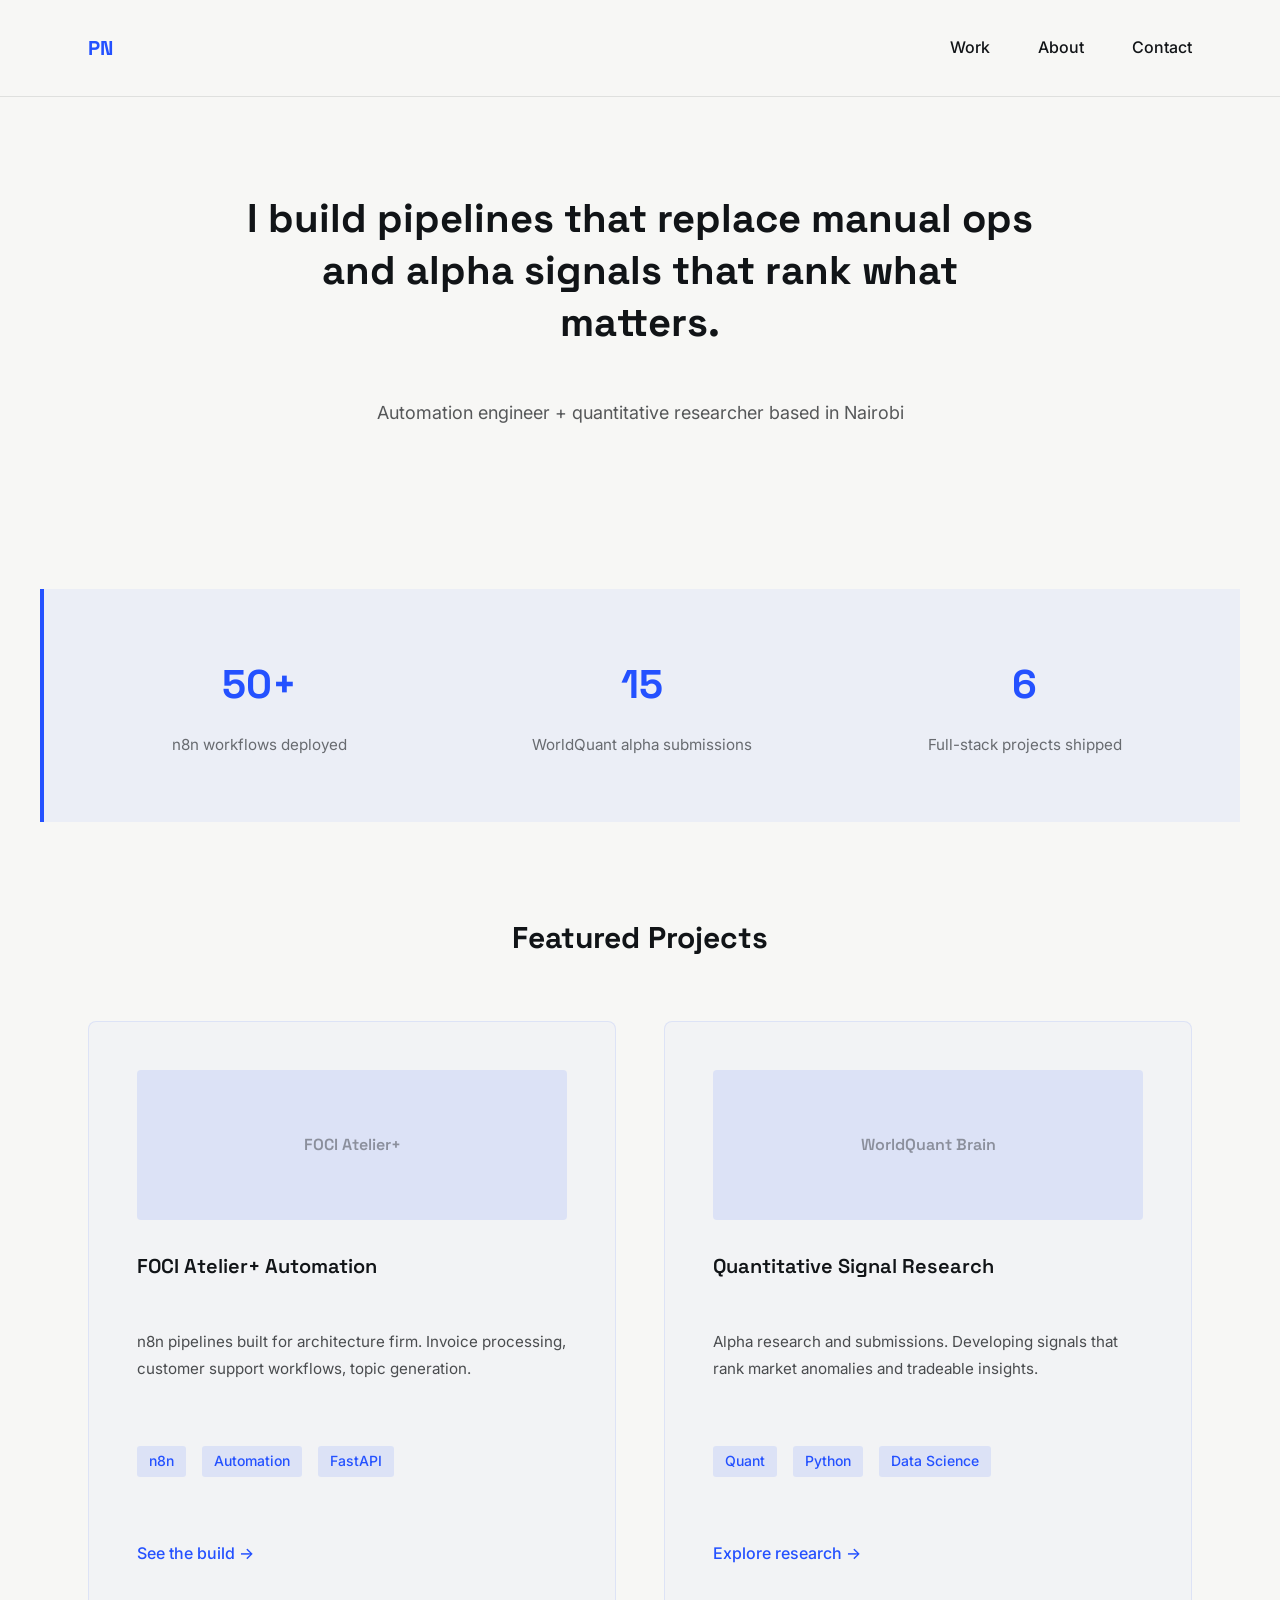
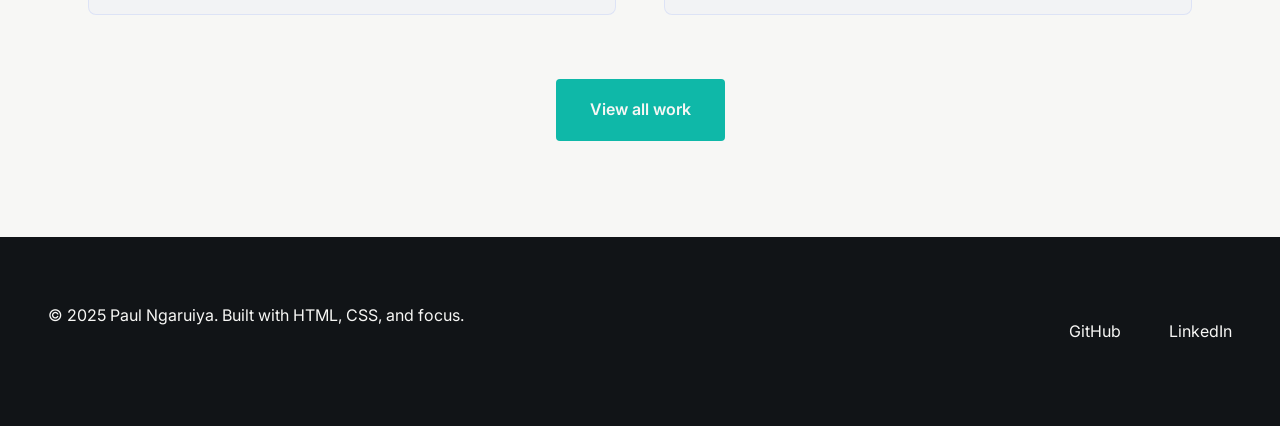
<file: index.html>
<!DOCTYPE html>
<html lang="en">
<head>
    <meta charset="UTF-8">
    <meta name="viewport" content="width=device-width, initial-scale=1.0">
    <title>I build pipelines that replace manual ops and alpha signals that rank what matters — Paul Ngaruiya</title>
    <meta name="description" content="I build pipelines that replace manual ops and alpha signals that rank what matters. Automation engineer and quantitative researcher available for consultancy and builds.">

    <!-- Open Graph -->
    <meta property="og:title" content="I build pipelines that replace manual ops and alpha signals that rank what matters — Paul Ngaruiya">
    <meta property="og:description" content="Automation engineer and quantitative researcher building pipelines, automation, and alpha signals. Based in Nairobi.">
    <meta property="og:image" content="https://mainangaruiya.github.io/mainangaruiya/og-image.png">
    <meta property="og:url" content="https://mainangaruiya.github.io/mainangaruiya/">
    <meta property="og:type" content="website">

    <!-- Twitter -->
    <meta name="twitter:card" content="summary_large_image">
    <meta name="twitter:title" content="I build pipelines that replace manual ops and alpha signals that rank what matters — Paul Ngaruiya">
    <meta name="twitter:description" content="Automation engineer and quantitative researcher building pipelines, automation, and alpha signals. Based in Nairobi.">
    <meta name="twitter:image" content="https://mainangaruiya.github.io/mainangaruiya/og-image.png">

    <!-- Favicon (relative paths — site lives at /mainangaruiya/) -->
    <link rel="icon" href="favicon.ico" sizes="any">
    <link rel="icon" href="favicon.svg" type="image/svg+xml">
    <link rel="apple-touch-icon" href="apple-touch-icon.png">

    <link rel="preconnect" href="https://fonts.googleapis.com">
    <link rel="preconnect" href="https://fonts.gstatic.com" crossorigin>
    <link href="https://fonts.googleapis.com/css2?family=Inter:wght@400;500;600;700&family=Space+Grotesk:wght@500;600;700&display=swap" rel="stylesheet">
    <link rel="stylesheet" href="css/reset.css">
    <link rel="stylesheet" href="css/theme.css">
    <link rel="stylesheet" href="css/home.css">

    <!-- CLOUDFLARE ANALYTICS SCRIPT GOES HERE -->
</head>
<body>
    <nav class="nav" role="navigation">
        <div class="nav-container">
            <a href="index.html" class="nav-logo">PN</a>
            <ul class="nav-links">
                <li><a href="work.html">Work</a></li>
                <li><a href="about.html">About</a></li>
                <li><a href="contact.html">Contact</a></li>
            </ul>
        </div>
    </nav>

    <header class="hero">
        <div class="hero-content">
            <h1 class="hero-claim">I build pipelines that replace manual ops and alpha signals that rank what matters.</h1>
            <p class="hero-subtitle">Automation engineer + quantitative researcher based in Nairobi</p>
        </div>
    </header>

    <section class="proof-strip">
        <div class="proof-item">
            <div class="proof-number">50+</div>
            <div class="proof-label">n8n workflows deployed</div>
        </div>
        <div class="proof-item">
            <div class="proof-number">15</div>
            <div class="proof-label">WorldQuant alpha submissions</div>
        </div>
        <div class="proof-item">
            <div class="proof-number">6</div>
            <div class="proof-label">Full-stack projects shipped</div>
        </div>
    </section>

    <section class="featured-work">
        <h2>Featured Projects</h2>
        <div class="project-preview-grid">
            <article class="project-preview">
                <div class="project-preview-image">FOCI Atelier+</div>
                <h3>FOCI Atelier+ Automation</h3>
                <p>n8n pipelines built for architecture firm. Invoice processing, customer support workflows, topic generation.</p>
                <div class="project-preview-meta">
                    <span class="tag">n8n</span>
                    <span class="tag">Automation</span>
                    <span class="tag">FastAPI</span>
                </div>
                <a href="work.html#foci" class="link-arrow">See the build →</a>
            </article>

            <article class="project-preview">
                <div class="project-preview-image">WorldQuant Brain</div>
                <h3>Quantitative Signal Research</h3>
                <p>Alpha research and submissions. Developing signals that rank market anomalies and tradeable insights.</p>
                <div class="project-preview-meta">
                    <span class="tag">Quant</span>
                    <span class="tag">Python</span>
                    <span class="tag">Data Science</span>
                </div>
                <a href="work.html#worldquant" class="link-arrow">Explore research →</a>
            </article>
        </div>
        <div class="section-cta">
            <a href="work.html" class="btn btn-primary">View all work</a>
        </div>
    </section>

    <footer class="footer">
        <div class="footer-content">
            <p>&copy; 2025 Paul Ngaruiya. Built with HTML, CSS, and focus.</p>
            <div class="footer-links">
                <a href="https://github.com/mainangaruiya" target="_blank" rel="noopener">GitHub</a>
                <a href="https://linkedin.com/in/paulngaruiya" target="_blank" rel="noopener">LinkedIn</a>
            </div>
        </div>
    </footer>
</body>
</html>
</file>
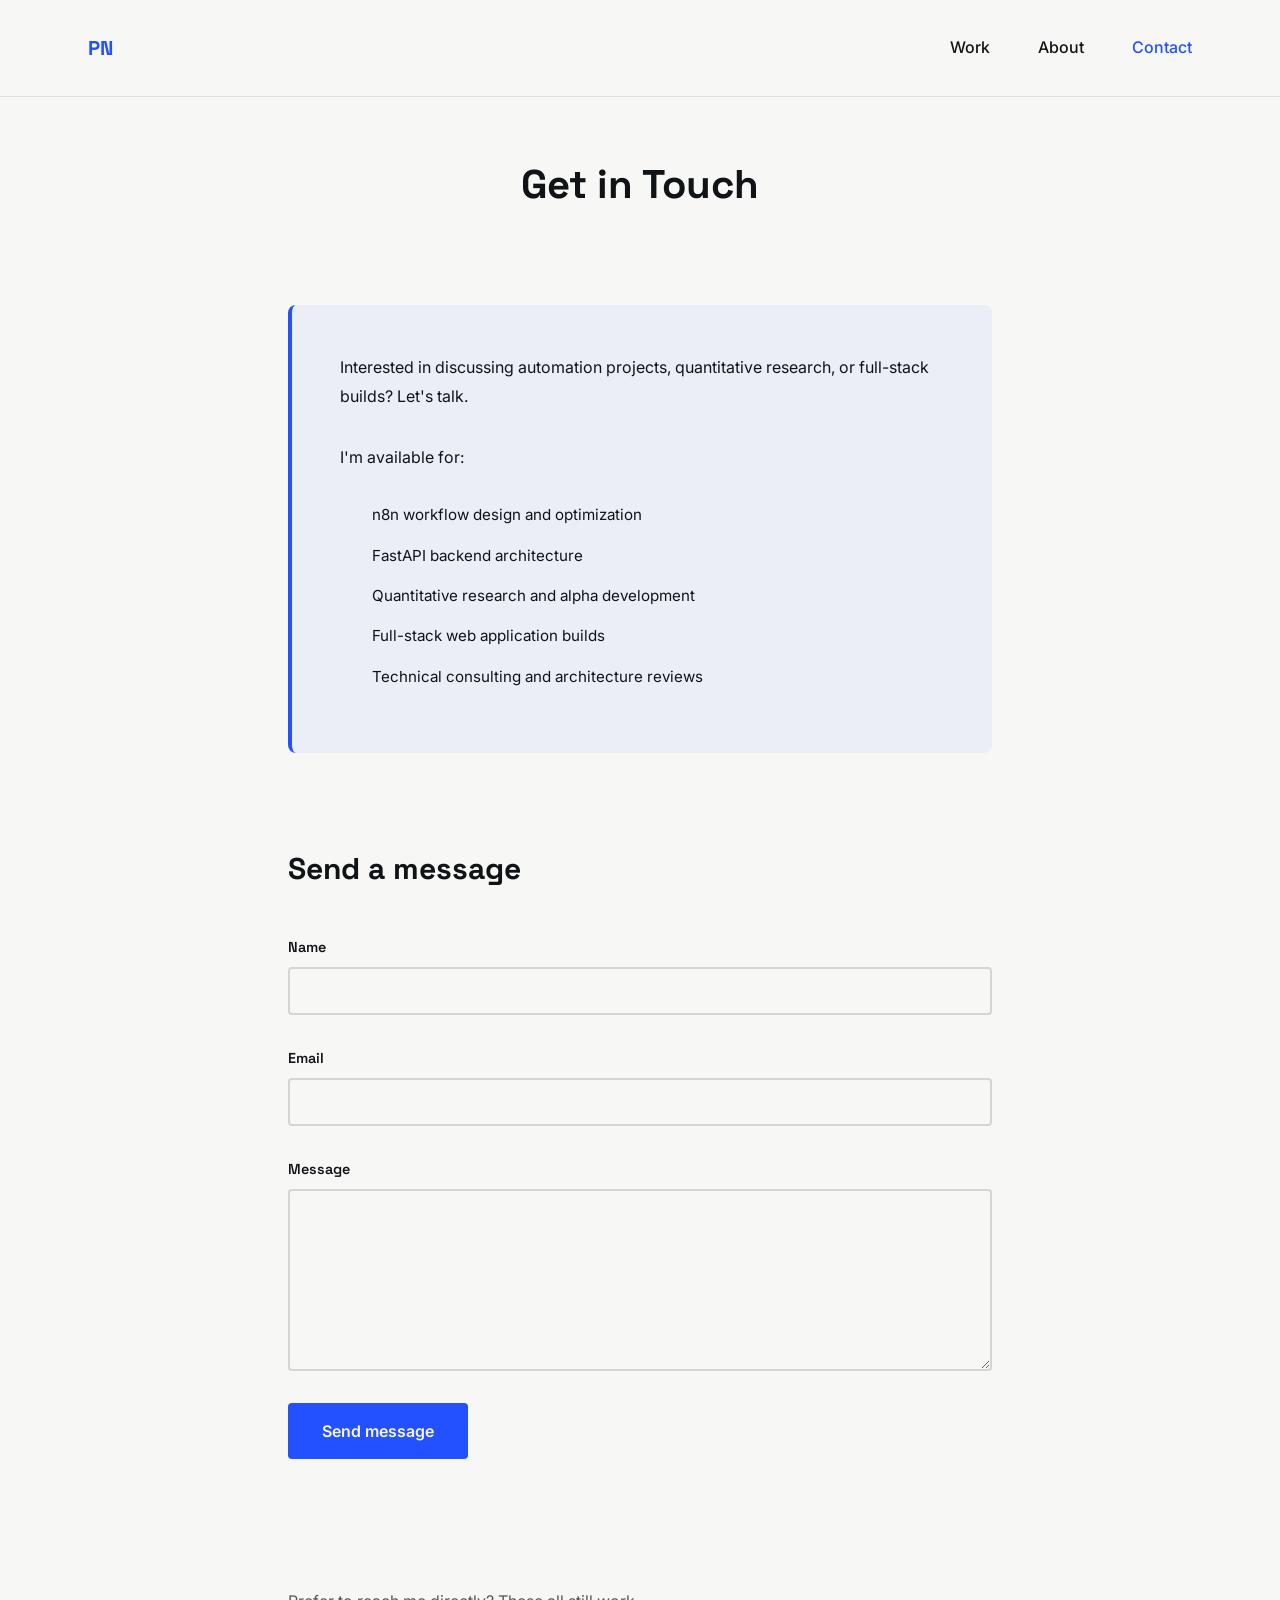
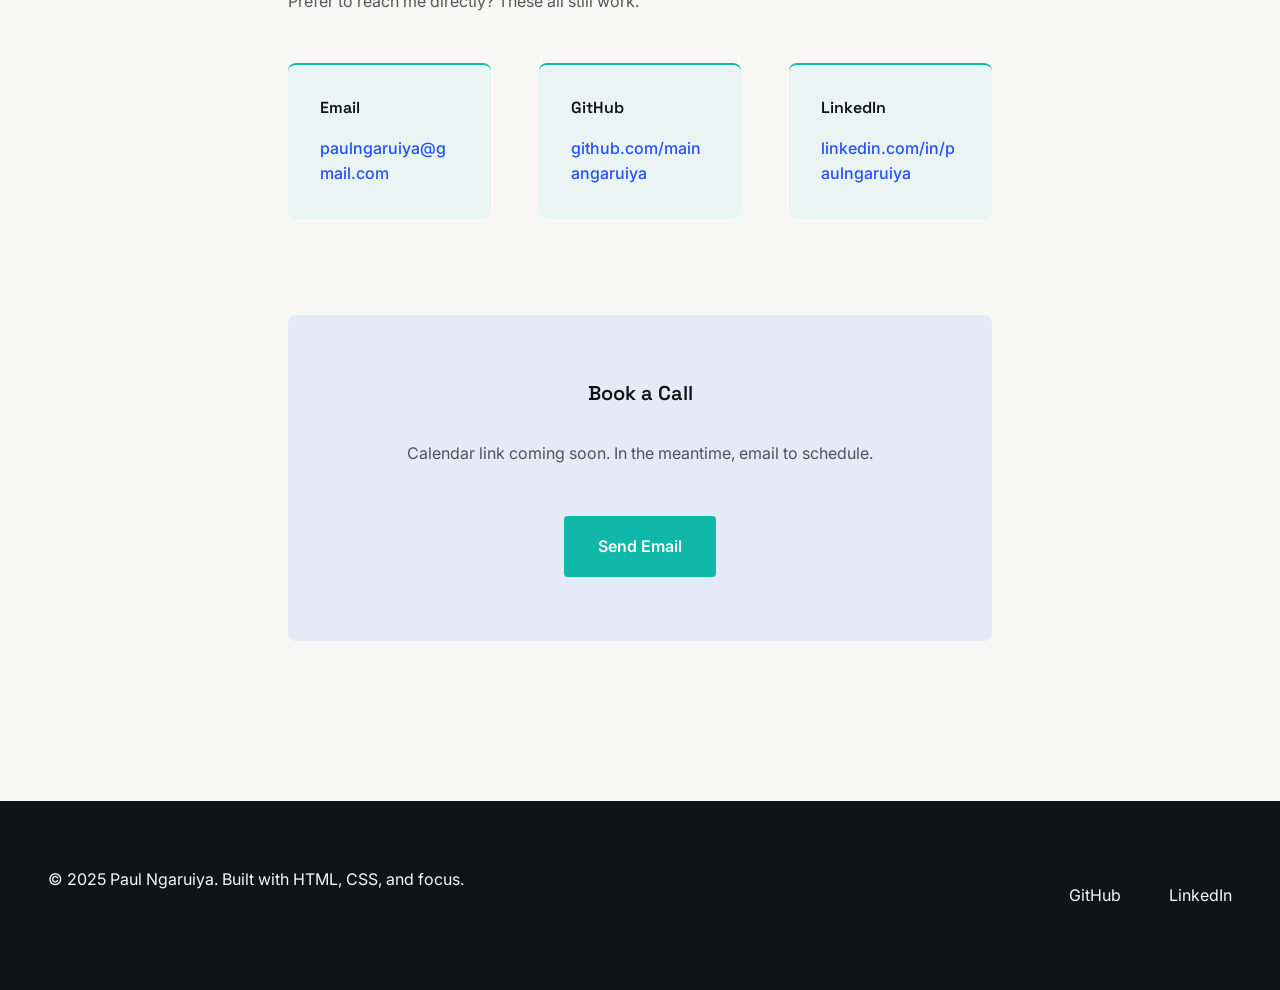
<file: contact.html>
<!DOCTYPE html>
<html lang="en">
<head>
    <meta charset="UTF-8">
    <meta name="viewport" content="width=device-width, initial-scale=1.0">
    <title>Contact: Hire Me for Automation or Quant Work — Paul Ngaruiya</title>
    <meta name="description" content="Get in touch about n8n workflow design, FastAPI backend architecture, quantitative research, or full-stack builds. Available for freelance, contract, and consulting.">

    <!-- Open Graph -->
    <meta property="og:title" content="Contact: Hire Me for Automation or Quant Work — Paul Ngaruiya">
    <meta property="og:description" content="Available for n8n workflow design, FastAPI architecture, alpha research, and full-stack builds. Send a message or email directly.">
    <meta property="og:image" content="https://mainangaruiya.github.io/mainangaruiya/og-image.png">
    <meta property="og:url" content="https://mainangaruiya.github.io/mainangaruiya/contact.html">
    <meta property="og:type" content="website">

    <!-- Twitter -->
    <meta name="twitter:card" content="summary_large_image">
    <meta name="twitter:title" content="Contact: Hire Me for Automation or Quant Work — Paul Ngaruiya">
    <meta name="twitter:description" content="Available for n8n workflow design, FastAPI architecture, alpha research, and full-stack builds. Send a message or email directly.">
    <meta name="twitter:image" content="https://mainangaruiya.github.io/mainangaruiya/og-image.png">

    <!-- Favicon (relative paths — site lives at /mainangaruiya/) -->
    <link rel="icon" href="favicon.ico" sizes="any">
    <link rel="icon" href="favicon.svg" type="image/svg+xml">
    <link rel="apple-touch-icon" href="apple-touch-icon.png">

    <link rel="preconnect" href="https://fonts.googleapis.com">
    <link rel="preconnect" href="https://fonts.gstatic.com" crossorigin>
    <link href="https://fonts.googleapis.com/css2?family=Inter:wght@400;500;600;700&family=Space+Grotesk:wght@500;600;700&display=swap" rel="stylesheet">
    <link rel="stylesheet" href="css/reset.css">
    <link rel="stylesheet" href="css/theme.css">
    <link rel="stylesheet" href="css/contact.css">

    <!-- CLOUDFLARE ANALYTICS SCRIPT GOES HERE -->
</head>
<body>
    <nav class="nav" role="navigation">
        <div class="nav-container">
            <a href="index.html" class="nav-logo">PN</a>
            <ul class="nav-links">
                <li><a href="work.html">Work</a></li>
                <li><a href="about.html">About</a></li>
                <li><a href="contact.html" class="active">Contact</a></li>
            </ul>
        </div>
    </nav>

    <main class="contact-container">
        <header class="contact-header">
            <h1>Get in Touch</h1>
        </header>

        <section class="contact-content">
            <div class="contact-message">
                <p>Interested in discussing automation projects, quantitative research, or full-stack builds? Let's talk.</p>
                <p>I'm available for:</p>
                <ul class="contact-list">
                    <li>n8n workflow design and optimization</li>
                    <li>FastAPI backend architecture</li>
                    <li>Quantitative research and alpha development</li>
                    <li>Full-stack web application builds</li>
                    <li>Technical consulting and architecture reviews</li>
                </ul>
            </div>

            <!-- Formspree form, wired to endpoint xkjwpjjg. Submissions are sent by
                 fetch() in the script at the bottom of this page — no redirect. -->
            <div class="contact-form-wrap">
                <h2>Send a message</h2>
                <form id="contact-form" class="contact-form"
                      action="https://formspree.io/f/xkjwpjjg" method="POST" novalidate>
                    <div class="form-field">
                        <label for="name">Name</label>
                        <input type="text" id="name" name="name" autocomplete="name" required>
                    </div>
                    <div class="form-field">
                        <label for="email">Email</label>
                        <input type="email" id="email" name="email" autocomplete="email" required>
                    </div>
                    <div class="form-field">
                        <label for="message">Message</label>
                        <textarea id="message" name="message" rows="6" required></textarea>
                    </div>

                    <!-- Honeypot: hidden from humans, bots fill it in. Formspree
                         silently discards any submission where _gotcha is non-empty. -->
                    <div class="form-honeypot" aria-hidden="true">
                        <label for="_gotcha">Leave this field empty</label>
                        <input type="text" id="_gotcha" name="_gotcha" tabindex="-1" autocomplete="off">
                    </div>

                    <button type="submit" class="btn btn-secondary form-submit">Send message</button>
                    <p class="form-status" role="status" aria-live="polite"></p>
                </form>
            </div>

            <div class="contact-methods">
                <p class="contact-methods-intro">Prefer to reach me directly? These all still work.</p>
                <div class="contact-method">
                    <h3>Email</h3>
                    <a href="mailto:paulngaruiya@gmail.com">paulngaruiya@gmail.com</a>
                </div>
                <div class="contact-method">
                    <h3>GitHub</h3>
                    <a href="https://github.com/mainangaruiya" target="_blank" rel="noopener">github.com/mainangaruiya</a>
                </div>
                <div class="contact-method">
                    <h3>LinkedIn</h3>
                    <a href="https://linkedin.com/in/paulngaruiya" target="_blank" rel="noopener">linkedin.com/in/paulngaruiya</a>
                </div>
            </div>

            <div class="contact-booking">
                <h3>Book a Call</h3>
                <p>Calendar link coming soon. In the meantime, email to schedule.</p>
                <a href="mailto:paulngaruiya@gmail.com?subject=Let's%20talk" class="btn btn-primary">Send Email</a>
            </div>
        </section>
    </main>

    <footer class="footer">
        <div class="footer-content">
            <p>&copy; 2025 Paul Ngaruiya. Built with HTML, CSS, and focus.</p>
            <div class="footer-links">
                <a href="https://github.com/mainangaruiya" target="_blank" rel="noopener">GitHub</a>
                <a href="https://linkedin.com/in/paulngaruiya" target="_blank" rel="noopener">LinkedIn</a>
            </div>
        </div>
    </footer>

    <script>
    (function () {
        var form = document.getElementById('contact-form');
        if (!form) return;

        var button = form.querySelector('.form-submit');
        var status = form.querySelector('.form-status');
        var buttonLabel = button.textContent;

        function setStatus(message, kind) {
            status.textContent = message;
            status.className = 'form-status is-' + kind;
        }

        function reset() {
            button.disabled = false;
            button.textContent = buttonLabel;
        }

        form.addEventListener('submit', function (event) {
            event.preventDefault();
            if (button.disabled) return;

            // form.elements[...] not form.name — HTMLFormElement.name shadows the field.
            var name = form.elements.name.value.trim();
            var email = form.elements.email.value.trim();
            var message = form.elements.message.value.trim();

            if (!name || !email || !message) {
                setStatus('Please fill in your name, email, and a message.', 'error');
                return;
            }
            if (!/^[^\s@]+@[^\s@]+\.[^\s@]+$/.test(email)) {
                setStatus('That email address doesn’t look right.', 'error');
                return;
            }
            button.disabled = true;
            button.textContent = 'Sending…';
            setStatus('Sending your message…', 'pending');

            fetch(form.action, {
                method: 'POST',
                headers: { 'Accept': 'application/json' },
                body: new FormData(form)
            }).then(function (response) {
                return response.json().catch(function () { return {}; })
                    .then(function (data) { return { ok: response.ok, data: data }; });
            }).then(function (result) {
                if (result.ok) {
                    form.reset();
                    button.textContent = 'Message sent';
                    setStatus('Thanks — your message is through. I’ll reply within a day or two.', 'success');
                    return;
                }
                var detail = result.data && result.data.errors
                    ? result.data.errors.map(function (e) { return e.message; }).join(' ')
                    : '';
                setStatus(detail || 'Something went wrong sending that. Please email me directly instead.', 'error');
                reset();
            }).catch(function () {
                setStatus('Couldn’t reach the server. Check your connection, or email me directly.', 'error');
                reset();
            });
        });
    })();
    </script>
</body>
</html>
</file>
<file: css/theme.css>
/* Theme Variables & Global Styles */
:root {
    --ink: #111417;
    --paper: #F7F7F5;
    --signal-blue: #2451FF;
    --signal-teal: #0FB8A8;
    
    --font-heading: 'Space Grotesk', sans-serif;
    --font-body: 'Inter', sans-serif;
    
    --space-xs: 0.5rem;
    --space-sm: 1rem;
    --space-md: 2rem;
    --space-lg: 3rem;
    --space-xl: 4rem;
    --space-2xl: 6rem;
}

body {
    font-family: var(--font-body);
    background-color: var(--paper);
    color: var(--ink);
    line-height: 1.6;
    font-size: 16px;
}

/* Typography */
h1 {
    font-family: var(--font-heading);
    font-size: 2.5rem;
    line-height: 1.2;
    font-weight: 700;
}

h2 {
    font-family: var(--font-heading);
    font-size: 1.875rem;
    line-height: 1.3;
    font-weight: 700;
    margin-bottom: var(--space-md);
}

h3 {
    font-family: var(--font-heading);
    font-size: 1.25rem;
    line-height: 1.4;
    font-weight: 600;
    margin-bottom: var(--space-sm);
}

p {
    margin-bottom: var(--space-md);
    line-height: 1.8;
}

/* Navigation */
.nav {
    position: sticky;
    top: 0;
    background-color: var(--paper);
    border-bottom: 1px solid rgba(17, 20, 23, 0.1);
    z-index: 100;
}

.nav-container {
    max-width: 1200px;
    margin: 0 auto;
    padding: var(--space-md) var(--space-lg);
    display: flex;
    justify-content: space-between;
    align-items: center;
}

.nav-logo {
    font-family: var(--font-heading);
    font-size: 1.25rem;
    font-weight: 700;
    color: var(--signal-blue);
}

.nav-links {
    display: flex;
    gap: var(--space-lg);
}

.nav-links a {
    font-weight: 500;
    transition: color 0.2s ease;
    position: relative;
}

.nav-links a:hover,
.nav-links a.active {
    color: var(--signal-blue);
}

/* Buttons */
.btn {
    display: inline-block;
    padding: var(--space-sm) var(--space-md);
    border-radius: 4px;
    font-weight: 600;
    text-align: center;
    transition: all 0.2s ease;
    border: 2px solid transparent;
}

.btn-primary {
    background-color: var(--signal-teal);
    color: var(--paper);
}

.btn-primary:hover {
    background-color: #0a9a8e;
}

.btn-secondary {
    background-color: var(--signal-blue);
    color: var(--paper);
}

.btn-secondary:hover {
    background-color: #1a3acc;
}

/* Links */
.link-arrow {
    color: var(--signal-blue);
    font-weight: 500;
    transition: all 0.2s ease;
    display: inline-flex;
    align-items: center;
    gap: var(--space-xs);
}

.link-arrow:hover {
    gap: var(--space-sm);
}

/* Tags */
.tag {
    display: inline-block;
    padding: 0.25rem 0.75rem;
    background-color: rgba(36, 81, 255, 0.1);
    color: var(--signal-blue);
    font-size: 0.875rem;
    font-weight: 500;
    border-radius: 3px;
}

/* Footer */
.footer {
    background-color: var(--ink);
    color: var(--paper);
    margin-top: var(--space-2xl);
    padding: var(--space-xl) var(--space-lg);
}

.footer-content {
    max-width: 1200px;
    margin: 0 auto;
    display: flex;
    justify-content: space-between;
    align-items: center;
    flex-wrap: wrap;
    gap: var(--space-lg);
}

.footer-links {
    display: flex;
    gap: var(--space-lg);
}

.footer-links a {
    color: var(--paper);
    transition: color 0.2s ease;
}

.footer-links a:hover {
    color: var(--signal-teal);
}

/* Utility */
.container {
    max-width: 1200px;
    margin: 0 auto;
    padding: 0 var(--space-lg);
}

@media (max-width: 768px) {
    h1 {
        font-size: 2rem;
    }
    
    h2 {
        font-size: 1.5rem;
    }
    
    .nav-container {
        padding: var(--space-md);
    }
    
    .nav-links {
        gap: var(--space-md);
    }
    
    .footer-content {
        flex-direction: column;
        align-items: flex-start;
    }
}
</file>
<file: css/home.css>
/* Home Page Styles */
.hero {
    max-width: 1200px;
    margin: 0 auto;
    padding: var(--space-2xl) var(--space-lg);
    text-align: center;
}

.hero-content {
    display: flex;
    flex-direction: column;
    align-items: center;
    gap: var(--space-lg);
}

.hero-claim {
    max-width: 800px;
    font-size: 2.5rem;
    line-height: 1.3;
    font-family: var(--font-heading);
    font-weight: 700;
}

.hero-subtitle {
    font-size: 1.125rem;
    color: rgba(17, 20, 23, 0.7);
    margin-bottom: 0;
}

/* Proof Strip */
.proof-strip {
    background-color: rgba(36, 81, 255, 0.05);
    padding: var(--space-xl) var(--space-lg);
    margin: var(--space-xl) 0;
    display: grid;
    grid-template-columns: repeat(auto-fit, minmax(250px, 1fr));
    gap: var(--space-lg);
    max-width: 1200px;
    margin-left: auto;
    margin-right: auto;
    border-left: 4px solid var(--signal-blue);
}

.proof-item {
    text-align: center;
}

.proof-number {
    font-family: var(--font-heading);
    font-size: 2.5rem;
    font-weight: 700;
    color: var(--signal-blue);
    display: block;
    margin-bottom: var(--space-sm);
}

.proof-label {
    font-size: 0.95rem;
    color: rgba(17, 20, 23, 0.6);
}

/* Featured Work */
.featured-work {
    max-width: 1200px;
    margin: var(--space-2xl) auto;
    padding: 0 var(--space-lg);
}

.featured-work h2 {
    text-align: center;
    margin-bottom: var(--space-xl);
}

.project-preview-grid {
    display: grid;
    grid-template-columns: repeat(auto-fit, minmax(300px, 1fr));
    gap: var(--space-lg);
    margin-bottom: var(--space-xl);
}

.project-preview {
    background-color: rgba(36, 81, 255, 0.02);
    border: 1px solid rgba(36, 81, 255, 0.1);
    padding: var(--space-lg);
    border-radius: 8px;
    display: flex;
    flex-direction: column;
    gap: var(--space-md);
    transition: all 0.3s ease;
}

.project-preview:hover {
    border-color: var(--signal-blue);
    box-shadow: 0 4px 12px rgba(36, 81, 255, 0.1);
}

.project-preview-image {
    width: 100%;
    height: 150px;
    background-color: rgba(36, 81, 255, 0.1);
    border-radius: 4px;
    display: flex;
    align-items: center;
    justify-content: center;
    color: rgba(17, 20, 23, 0.4);
    font-family: var(--font-heading);
    font-weight: 600;
}

.project-preview h3 {
    margin-bottom: var(--space-sm);
}

.project-preview p {
    flex-grow: 1;
    margin-bottom: var(--space-md);
    font-size: 0.95rem;
    color: rgba(17, 20, 23, 0.75);
}

.project-preview-meta {
    display: flex;
    flex-wrap: wrap;
    gap: var(--space-sm);
    margin-bottom: var(--space-md);
}

.section-cta {
    text-align: center;
    margin-top: var(--space-xl);
}

@media (max-width: 768px) {
    .hero-claim {
        font-size: 1.75rem;
    }
    
    .proof-strip {
        padding: var(--space-lg);
    }
}
</file>
<file: css/contact.css>
/* Contact Page Styles */
.contact-container {
    max-width: 800px;
    margin: 0 auto;
    padding: var(--space-xl) var(--space-lg);
}

.contact-header {
    text-align: center;
    margin-bottom: var(--space-2xl);
}

.contact-header h1 {
    margin-bottom: 0;
}

.contact-content {
    display: grid;
    gap: var(--space-2xl);
}

.contact-message {
    background-color: rgba(36, 81, 255, 0.05);
    padding: var(--space-lg);
    border-radius: 8px;
    border-left: 4px solid var(--signal-blue);
}

.contact-message p {
    font-size: 1rem;
    line-height: 1.8;
}

.contact-message ul {
    margin-left: var(--space-md);
    margin-top: var(--space-md);
}

.contact-list li {
    margin-bottom: var(--space-sm);
    font-size: 0.95rem;
}

/* Contact Form */
.contact-form-wrap h2 {
    margin-bottom: var(--space-lg);
}

.contact-form {
    display: grid;
    gap: var(--space-md);
}

.form-field {
    display: grid;
    gap: var(--space-xs);
}

.form-field label {
    font-family: var(--font-heading);
    font-size: 0.9rem;
    font-weight: 600;
}

.form-field input,
.form-field textarea {
    font-family: var(--font-body);
    font-size: 1rem;
    color: var(--ink);
    background-color: var(--paper);
    padding: 0.75rem var(--space-sm);
    border: 2px solid rgba(17, 20, 23, 0.15);
    border-radius: 4px;
    transition: border-color 0.2s ease;
    width: 100%;
}

.form-field textarea {
    resize: vertical;
    line-height: 1.6;
}

.form-field input:focus,
.form-field textarea:focus {
    outline: none;
    border-color: var(--signal-blue);
}

/* Honeypot: off-screen rather than display:none, which some bots detect */
.form-honeypot {
    position: absolute;
    left: -9999px;
    width: 1px;
    height: 1px;
    overflow: hidden;
}

.form-submit {
    justify-self: start;
    cursor: pointer;
    font-family: var(--font-body);
    font-size: 1rem;
}

.form-submit:disabled {
    opacity: 0.55;
    cursor: not-allowed;
}

/* Status message — hidden until JS sets a state class */
.form-status {
    margin-bottom: 0;
    padding: 0;
    font-size: 0.95rem;
    font-weight: 500;
}

.form-status.is-pending,
.form-status.is-success,
.form-status.is-error {
    padding: var(--space-sm);
    border-radius: 4px;
    border-left: 4px solid;
}

.form-status.is-pending {
    color: rgba(17, 20, 23, 0.7);
    background-color: rgba(17, 20, 23, 0.05);
    border-left-color: rgba(17, 20, 23, 0.3);
}

.form-status.is-success {
    color: #0a7469;
    background-color: rgba(15, 184, 168, 0.12);
    border-left-color: var(--signal-teal);
}

.form-status.is-error {
    color: #a32020;
    background-color: rgba(163, 32, 32, 0.08);
    border-left-color: #a32020;
}

/* Contact Methods */
.contact-methods {
    display: grid;
    grid-template-columns: repeat(auto-fit, minmax(200px, 1fr));
    gap: var(--space-lg);
}

.contact-methods-intro {
    grid-column: 1 / -1;
    margin-bottom: 0;
    color: rgba(17, 20, 23, 0.7);
}

.contact-method {
    background-color: rgba(15, 184, 168, 0.05);
    padding: var(--space-md);
    border-radius: 8px;
    border-top: 2px solid var(--signal-teal);
}

.contact-method h3 {
    font-size: 1rem;
    margin-bottom: var(--space-sm);
}

.contact-method a {
    color: var(--signal-blue);
    font-weight: 500;
    word-break: break-all;
}

.contact-method a:hover {
    text-decoration: underline;
}

/* Booking */
.contact-booking {
    text-align: center;
    padding: var(--space-xl);
    background-color: rgba(36, 81, 255, 0.08);
    border-radius: 8px;
}

.contact-booking h3 {
    margin-bottom: var(--space-md);
}

.contact-booking p {
    margin-bottom: var(--space-lg);
    color: rgba(17, 20, 23, 0.7);
}

@media (max-width: 768px) {
    .contact-methods {
        grid-template-columns: 1fr;
    }
}
</file>
